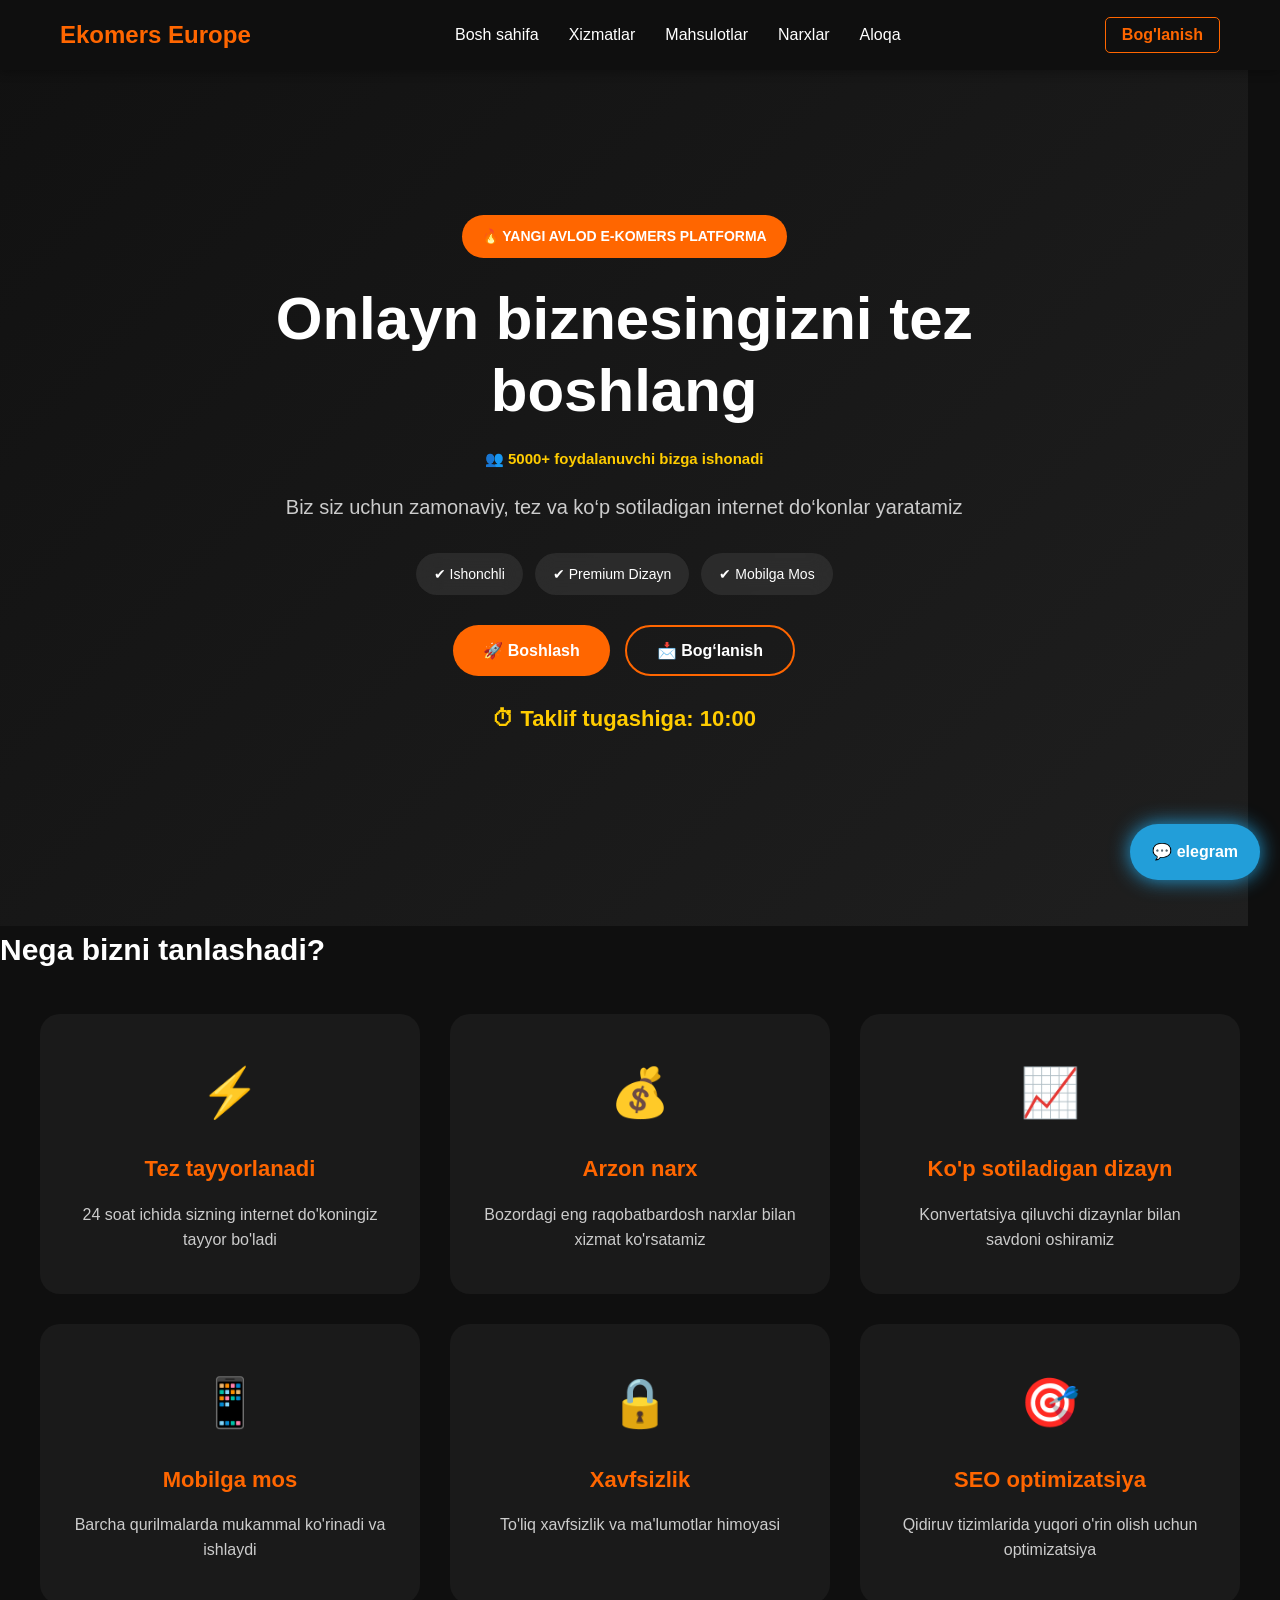
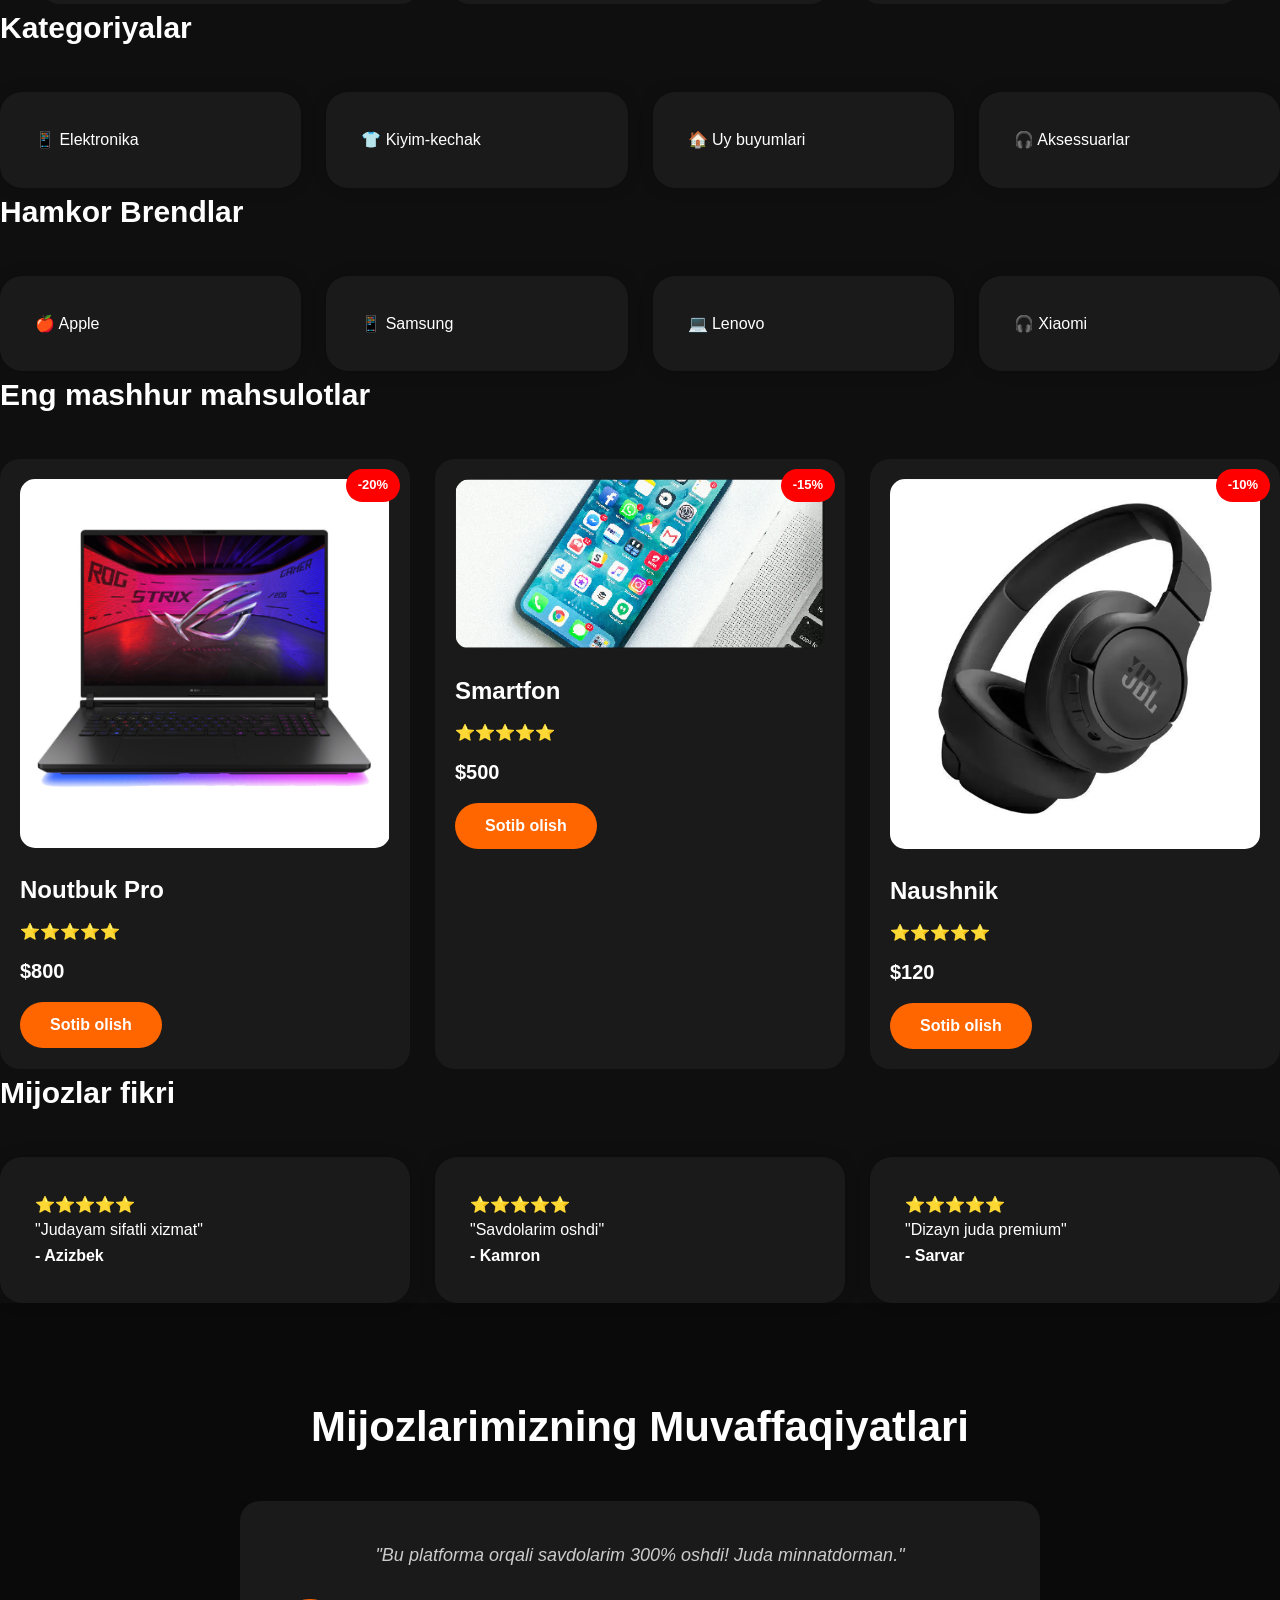
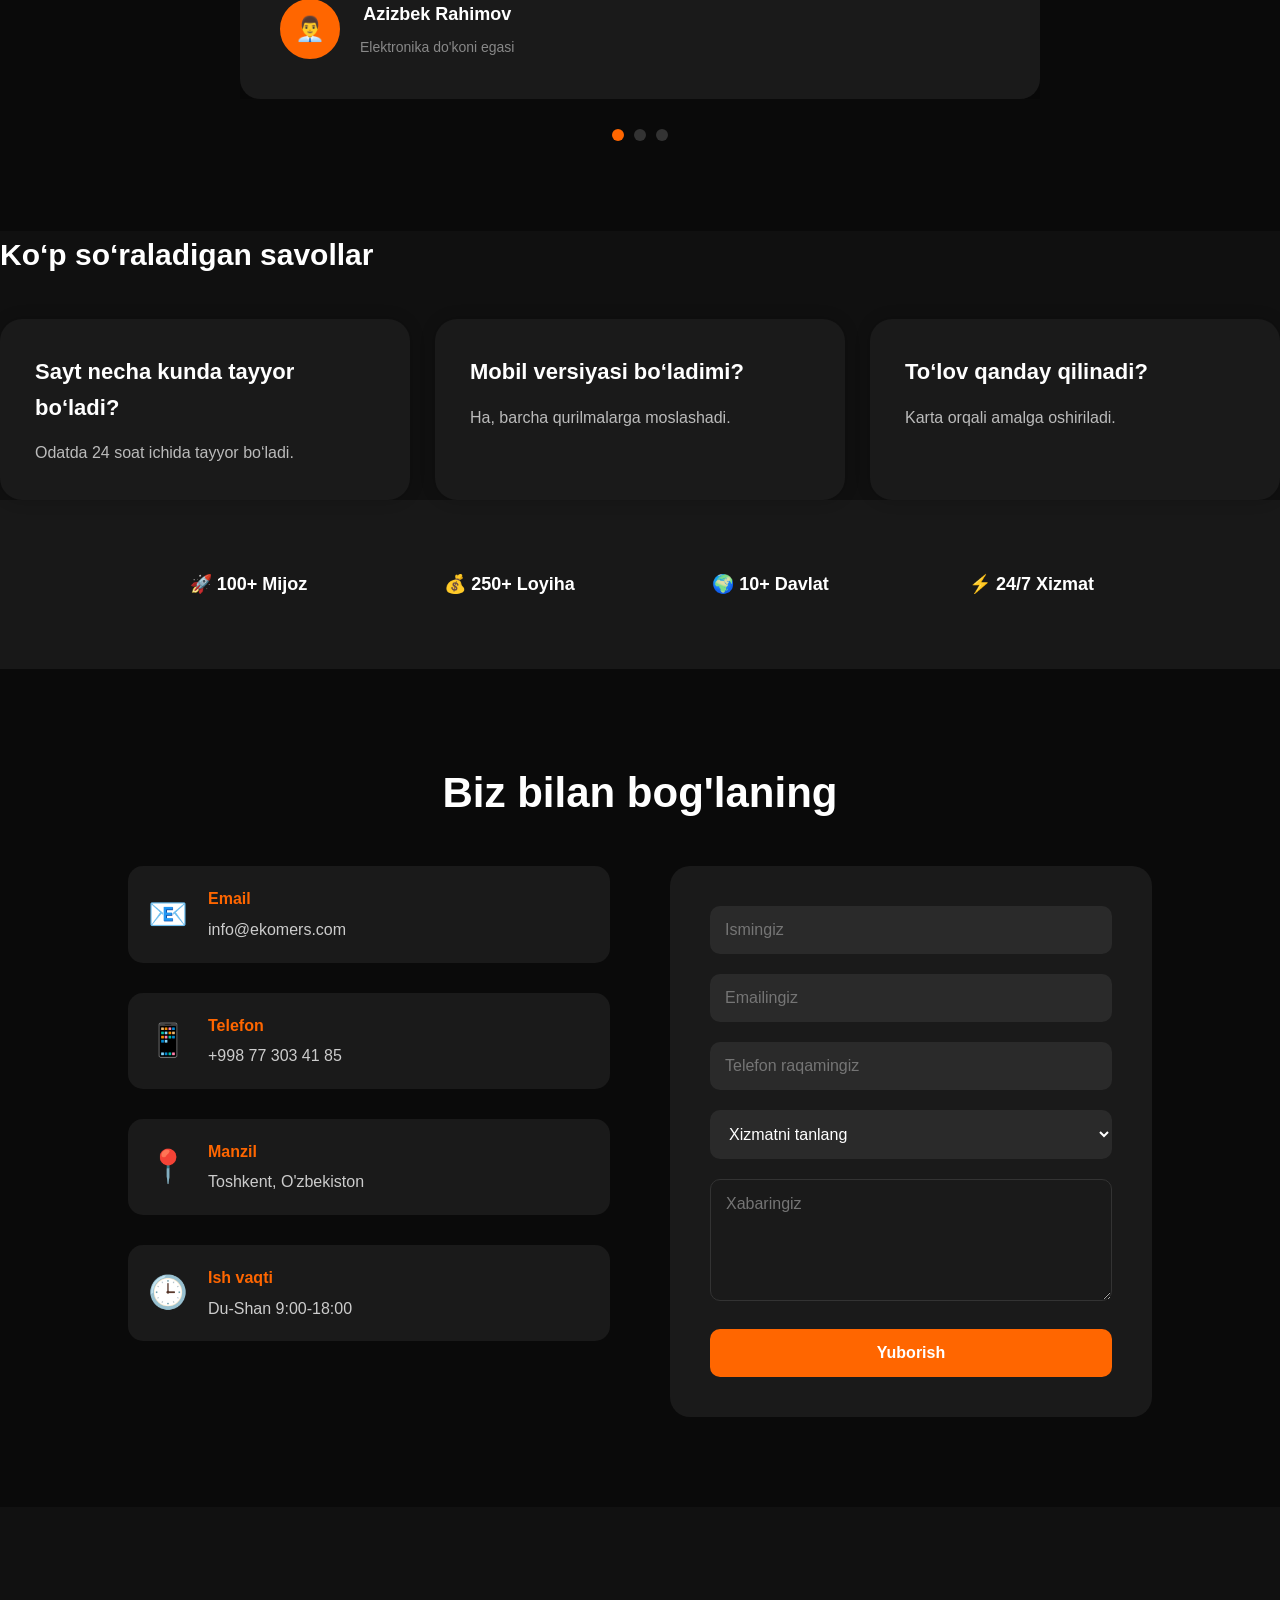
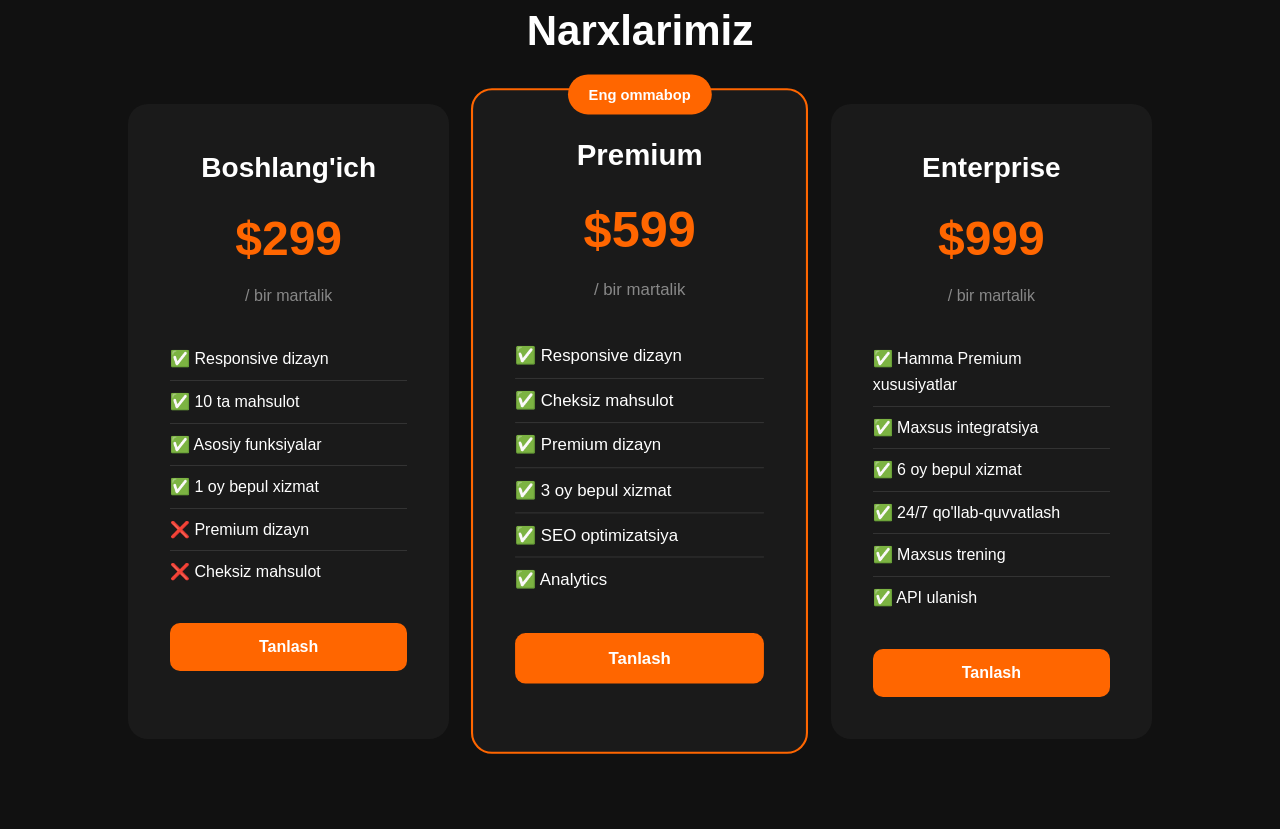
<file: index.html>
<!DOCTYPE html>
<html lang="uz">

<head>
  <meta charset="UTF-8">
  <meta name="viewport" content="width=device-width, initial-scale=1.0">
  <title>Ekomers Europe</title>

  <link rel="stylesheet" href="main.css">
</head>

<body>

  <!-- Navigation Header -->
  <header class="header">
    <div class="nav-container">
      <div class="logo">
        <h2>Ekomers Europe</h2>
      </div>
      <nav class="navigation">
        <ul>
          <li><a href="#hero">Bosh sahifa</a></li>
          <li><a href="#features">Xizmatlar</a></li>
          <li><a href="#products">Mahsulotlar</a></li>
          <li><a href="#pricing">Narxlar</a></li>
          <li><a href="#contact">Aloqa</a></li>
        </ul>
      </nav>
      <div class="nav-actions">
        <button class="login-btn" onclick="contact()">Bog'lanish</button>
      </div>
      <div class="mobile-menu-toggle" onclick="toggleMobileMenu()">
        <span></span>
        <span></span>
        <span></span>
      </div>
    </div>
  </header>

  <div class="topbar">
    ⚡ BUGUN MAXSUS CHEGIRMA - 24 SOATDA SAYT TAYYOR
    <span class="close-btn" onclick="closeTopbar()">×</span>
  </div>

  <section class="hero" id="hero">

    <div class="hero-content">

      <div class="badge">
        🔥 YANGI AVLOD E-KOMERS PLATFORMA
      </div>

      <h1>Onlayn biznesingizni tez boshlang</h1>

      <!-- QO‘SHILDI -->
      <div class="hero-users">
        👥 5000+ foydalanuvchi bizga ishonadi
      </div>

      <p>
        Biz siz uchun zamonaviy, tez va ko‘p sotiladigan internet do‘konlar yaratamiz
      </p>

      <div class="hero-badges">
        <span>✔ Ishonchli</span>
        <span>✔ Premium Dizayn</span>
        <span>✔ Mobilga Mos</span>
      </div>

      <div class="hero-actions">
        <button onclick="scrollDown()">🚀 Boshlash</button>

        <button class="outline" onclick="contact()">
          📩 Bog‘lanish
        </button>
      </div>

      <div class="countdown">
        ⏱ Taklif tugashiga:
        <span id="timer">10:00</span>
      </div>

    </div>

  </section>

  <section class="section" id="features">

    <h2>Nega bizni tanlashadi?</h2>

    <div class="features-grid">

      <div class="feature-card">
        <div class="feature-icon">⚡</div>
        <h3>Tez tayyorlanadi</h3>
        <p>24 soat ichida sizning internet do'koningiz tayyor bo'ladi</p>
      </div>

      <div class="feature-card">
        <div class="feature-icon">💰</div>
        <h3>Arzon narx</h3>
        <p>Bozordagi eng raqobatbardosh narxlar bilan xizmat ko'rsatamiz</p>
      </div>

      <div class="feature-card">
        <div class="feature-icon">📈</div>
        <h3>Ko'p sotiladigan dizayn</h3>
        <p>Konvertatsiya qiluvchi dizaynlar bilan savdoni oshiramiz</p>
      </div>

      <div class="feature-card">
        <div class="feature-icon">📱</div>
        <h3>Mobilga mos</h3>
        <p>Barcha qurilmalarda mukammal ko'rinadi va ishlaydi</p>
      </div>

      <div class="feature-card">
        <div class="feature-icon">🔒</div>
        <h3>Xavfsizlik</h3>
        <p>To'liq xavfsizlik va ma'lumotlar himoyasi</p>
      </div>

      <div class="feature-card">
        <div class="feature-icon">🎯</div>
        <h3>SEO optimizatsiya</h3>
        <p>Qidiruv tizimlarida yuqori o'rin olish uchun optimizatsiya</p>
      </div>

    </div>

  </section>

  <section class="section">

    <h2>Kategoriyalar</h2>

    <div class="grid">

      <div class="card">📱 Elektronika</div>
      <div class="card">👕 Kiyim-kechak</div>
      <div class="card">🏠 Uy buyumlari</div>
      <div class="card">🎧 Aksessuarlar</div>

    </div>

  </section>

  <!-- QO‘SHILDI -->
  <section class="brands">

    <h2>Hamkor Brendlar</h2>

    <div class="grid">

      <div class="card">🍎 Apple</div>
      <div class="card">📱 Samsung</div>
      <div class="card">💻 Lenovo</div>
      <div class="card">🎧 Xiaomi</div>

    </div>

  </section>

  <section class="section" id="products">

    <h2>Eng mashhur mahsulotlar</h2>

    <div class="grid">

      <div class="product">

        <div class="sale">-20%</div>

        <img src="1.png" alt="Noutbuk">

        <h3>Noutbuk Pro</h3>

        <div class="rating">
          ⭐⭐⭐⭐⭐
        </div>

        <p>$800</p>

        <button onclick="buy('Noutbuk Pro')">
          Sotib olish
        </button>

      </div>

      <div class="product">

        <div class="sale">-15%</div>

        <img src="2.png" alt="Smartfon">

        <h3>Smartfon</h3>

        <div class="rating">
          ⭐⭐⭐⭐⭐
        </div>

        <p>$500</p>

        <button onclick="buy('Smartfon')">
          Sotib olish
        </button>

      </div>

      <div class="product">

        <div class="sale">-10%</div>

        <img src="3.png" alt="Naushnik">

        <h3>Naushnik</h3>

        <div class="rating">
          ⭐⭐⭐⭐⭐
        </div>

        <p>$120</p>

        <button onclick="buy('Naushnik')">
          Sotib olish
        </button>

      </div>

    </div>

  </section>

  <section class="reviews">

    <h2>Mijozlar fikri</h2>

    <div class="grid">

      <div class="card">
        ⭐⭐⭐⭐⭐
        <p>"Judayam sifatli xizmat"</p>
        <strong>- Azizbek</strong>
      </div>

      <div class="card">
        ⭐⭐⭐⭐⭐
        <p>"Savdolarim oshdi"</p>
        <strong>- Kamron</strong>
      </div>

      <div class="card">
        ⭐⭐⭐⭐⭐
        <p>"Dizayn juda premium"</p>
        <strong>- Sarvar</strong>
      </div>

    </div>

  </section>

  <!-- QO‘SHILDI -->
  <section class="testimonials">

    <h2>Mijozlarimizning Muvaffaqiyatlari</h2>

    <div class="testimonial-slider">

      <div class="testimonial active">
        <div class="testimonial-content">
          <p>"Bu platforma orqali savdolarim 300% oshdi! Juda minnatdorman."</p>
          <div class="client-info">
            <div class="client-avatar">👨‍💼</div>
            <div>
              <strong>Azizbek Rahimov</strong>
              <span>Elektronika do'koni egasi</span>
            </div>
          </div>
        </div>
      </div>

      <div class="testimonial">
        <div class="testimonial-content">
          <p>"24 soat ichida saytim tayyor bo'ldi. Professional xizmat!"</p>
          <div class="client-info">
            <div class="client-avatar">👩‍💻</div>
            <div>
              <strong>Malika Karimova</strong>
              <span>Kiyim-kechak biznesi</span>
            </div>
          </div>
        </div>
      </div>

      <div class="testimonial">
        <div class="testimonial-content">
          <p>"Mobil versiyasi juda yaxshi ishlaydi. Mijozlarim xursand."</p>
          <div class="client-info">
            <div class="client-avatar">👨‍🔧</div>
            <div>
              <strong>Jamshid Aliyev</strong>
              <span>Uy buyumlari sotuvchisi</span>
            </div>
          </div>
        </div>
      </div>

    </div>

    <div class="slider-dots">
      <span class="dot active" onclick="showTestimonial(0)"></span>
      <span class="dot" onclick="showTestimonial(1)"></span>
      <span class="dot" onclick="showTestimonial(2)"></span>
    </div>

  </section>

  <!-- QO‘SHILDI -->
  <section class="faq" id="faq">

    <h2>Ko‘p so‘raladigan savollar</h2>

    <div class="grid">

      <div class="card">
        <h3>Sayt necha kunda tayyor bo‘ladi?</h3>
        <p>Odatda 24 soat ichida tayyor bo‘ladi.</p>
      </div>

      <div class="card">
        <h3>Mobil versiyasi bo‘ladimi?</h3>
        <p>Ha, barcha qurilmalarga moslashadi.</p>
      </div>

      <div class="card">
        <h3>To‘lov qanday qilinadi?</h3>
        <p>Karta orqali amalga oshiriladi.</p>
      </div>

    </div>

  </section>

  <section class="stats">

    <div>🚀 100+ Mijoz</div>
    <div>💰 250+ Loyiha</div>
    <div>🌍 10+ Davlat</div>
    <div>⚡ 24/7 Xizmat</div>

  </section>

  <!-- Contact Section -->
  <section class="contact" id="contact">

    <h2>Biz bilan bog'laning</h2>

    <div class="contact-container">

      <div class="contact-info">
        <div class="contact-item">
          <div class="contact-icon">📧</div>
          <div>
            <h4>Email</h4>
            <p>info@ekomers.com</p>
          </div>
        </div>
        <div class="contact-item">
          <div class="contact-icon">📱</div>
          <div>
            <h4>Telefon</h4>
            <p>+998 77 303 41 85</p>
          </div>
        </div>
        <div class="contact-item">
          <div class="contact-icon">📍</div>
          <div>
            <h4>Manzil</h4>
            <p>Toshkent, O'zbekiston</p>
          </div>
        </div>
        <div class="contact-item">
          <div class="contact-icon">🕒</div>
          <div>
            <h4>Ish vaqti</h4>
            <p>Du-Shan 9:00-18:00</p>
          </div>
        </div>
      </div>

      <div class="contact-form">
        <form onsubmit="submitContactForm(event)">
          <div class="form-group">
            <input type="text" id="name" placeholder="Ismingiz" required>
          </div>
          <div class="form-group">
            <input type="email" id="email" placeholder="Emailingiz" required>
          </div>
          <div class="form-group">
            <input type="tel" id="phone" placeholder="Telefon raqamingiz" required>
          </div>
          <div class="form-group">
            <select id="service" required>
              <option value="">Xizmatni tanlang</option>
              <option value="website">Veb-sayt yaratish</option>
              <option value="ecommerce">Elektron tijorat</option>
              <option value="consultation">Maslahat</option>
              <option value="other">Boshqa</option>
            </select>
          </div>
          <div class="form-group">
            <textarea id="message" placeholder="Xabaringiz" rows="5" required></textarea>
          </div>
          <button type="submit" class="submit-btn">Yuborish</button>
        </form>
      </div>

    </div>

  </section>

  <!-- QO‘SHILDI -->
  <section class="pricing" id="pricing">

    <h2>Narxlarimiz</h2>

    <div class="pricing-grid">

      <div class="pricing-card">
        <div class="pricing-header">
          <h3>Boshlang'ich</h3>
          <div class="price">$299</div>
          <span class="period">/ bir martalik</span>
        </div>
        <ul class="features">
          <li>✅ Responsive dizayn</li>
          <li>✅ 10 ta mahsulot</li>
          <li>✅ Asosiy funksiyalar</li>
          <li>✅ 1 oy bepul xizmat</li>
          <li>❌ Premium dizayn</li>
          <li>❌ Cheksiz mahsulot</li>
        </ul>
        <button onclick="selectPlan('Boshlang\'ich')">Tanlash</button>
      </div>

      <div class="pricing-card popular">
        <div class="popular-badge">Eng ommabop</div>
        <div class="pricing-header">
          <h3>Premium</h3>
          <div class="price">$599</div>
          <span class="period">/ bir martalik</span>
        </div>
        <ul class="features">
          <li>✅ Responsive dizayn</li>
          <li>✅ Cheksiz mahsulot</li>
          <li>✅ Premium dizayn</li>
          <li>✅ 3 oy bepul xizmat</li>
          <li>✅ SEO optimizatsiya</li>
          <li>✅ Analytics</li>
        </ul>
        <button onclick="selectPlan('Premium')">Tanlash</button>
      </div>

      <div class="pricing-card">
        <div class="pricing-header">
          <h3>Enterprise</h3>
          <div class="price">$999</div>
          <span class="period">/ bir martalik</span>
        </div>
        <ul class="features">
          <li>✅ Hamma Premium xususiyatlar</li>
          <li>✅ Maxsus integratsiya</li>
          <li>✅ 6 oy bepul xizmat</li>
          <li>✅ 24/7 qo'llab-quvvatlash</li>
          <li>✅ Maxsus trening</li>
          <li>✅ API ulanish</li>
        </ul>
        <button onclick="selectPlan('Enterprise')">Tanlash</button>
      </div>

    </div>

  </section>


  </section>

  <a href="#" class="telegram-btn">
    💬 elegram
  </a>

  <!-- QO‘SHILDI -->
  <button id="topBtn" onclick="topFunction()">
    ↑
  </button>

  <script src="script.js"></script>

</body>

</html>
</file>
<file: main.css>
*{
margin:0;
padding:0;
box-sizing:border-box;
font-family:Arial, sans-serif;
scroll-behavior:smooth;
}

body{
background:#0f0f0f;
color:white;
line-height:1.6;
}

/* HEADER */

.header{
position:fixed;
top:0;
left:0;
width:100%;
background:#0f0f0f;
z-index:1000;
box-shadow:0 2px 10px rgba(0,0,0,0.3);
transition:0.3s;
}

.nav-container{
max-width:1200px;
margin:0 auto;
padding:0 20px;
display:flex;
justify-content:space-between;
align-items:center;
height:70px;
}

.logo h2{
color:#ff6600;
margin:0;
font-size:24px;
}

.navigation ul{
display:flex;
list-style:none;
margin:0;
padding:0;
gap:30px;
}

.navigation a{
color:white;
text-decoration:none;
font-weight:500;
transition:0.3s;
}

.navigation a:hover{
color:#ff6600;
}

.nav-actions{
display:flex;
gap:15px;
align-items:center;
}

.login-btn{
background:transparent;
border:1px solid #ff6600;
color:#ff6600;
padding:8px 16px;
border-radius:5px;
cursor:pointer;
transition:0.3s;
}

.login-btn:hover{
background:#ff6600;
color:white;
}

.mobile-menu-toggle{
display:none;
flex-direction:column;
cursor:pointer;
}

.mobile-menu-toggle span{
width:25px;
height:3px;
background:white;
margin:3px 0;
transition:0.3s;
}

/* TOPBAR CLOSE BUTTON */

.close-btn{
float:right;
cursor:pointer;
font-size:20px;
font-weight:bold;
margin-left:20px;
}

.close-btn:hover{
color:#ffcc00;
}

/* HERO */

.hero{
height:100vh;
display:flex;
justify-content:center;
align-items:center;
text-align:center;
padding:20px;
background:linear-gradient(135deg,#111,#1f1f1f);
}

.hero-content{
max-width:750px;
}

.badge{
display:inline-block;
padding:10px 20px;
background:#ff6600;
border-radius:40px;
font-size:14px;
font-weight:bold;
margin-bottom:25px;
}

.hero h1{
font-size:60px;
margin-bottom:20px;
line-height:1.2;
}

.hero-users{
margin-bottom:20px;
font-size:18px;
color:#ffcc00;
font-weight:bold;
}

.hero p{
font-size:20px;
color:#ccc;
margin-bottom:30px;
}

.hero-badges{
display:flex;
justify-content:center;
gap:12px;
flex-wrap:wrap;
margin-bottom:30px;
}

.hero-badges span{
background:#ffffff15;
padding:10px 18px;
border-radius:30px;
font-size:14px;
backdrop-filter:blur(10px);
}

.hero-actions{
display:flex;
justify-content:center;
gap:15px;
flex-wrap:wrap;
margin-bottom:25px;
}

button{
padding:14px 30px;
border:none;
border-radius:40px;
background:#ff6600;
color:white;
font-size:16px;
cursor:pointer;
transition:0.3s;
font-weight:bold;
}

button:hover{
transform:translateY(-3px);
}

.outline{
background:transparent;
border:2px solid #ff6600;
}

.countdown{
font-size:22px;
font-weight:bold;
color:#ffcc00;
}

/* FEATURES GRID */

.features-grid{
display:grid;
grid-template-columns:repeat(auto-fit,minmax(280px,1fr));
gap:30px;
max-width:1200px;
margin:0 auto;
}

.feature-card{
background:#1a1a1a;
padding:40px 30px;
border-radius:20px;
text-align:center;
transition:0.3s;
border:1px solid transparent;
}

.feature-card:hover{
transform:translateY(-10px);
border-color:#ff6600;
box-shadow:0 10px 30px rgba(255,102,0,0.2);
}

.feature-icon{
font-size:48px;
margin-bottom:20px;
}

.feature-card h3{
font-size:22px;
margin-bottom:15px;
color:#ff6600;
}

.feature-card p{
color:#ccc;
line-height:1.6;
}

.section h2,
.reviews h2,
.faq h2,
.brands h2{
font-size:42px;
margin-bottom:40px;
}

/* GRID */

.grid{
display:grid;
grid-template-columns:repeat(auto-fit,minmax(240px,1fr));
gap:25px;
}

/* CARD */

.card{
background:#1a1a1a;
padding:35px;
border-radius:22px;
transition:0.3s;
box-shadow:0 0 15px rgba(0,0,0,0.2);
}

.card:hover{
transform:translateY(-8px);
background:#202020;
}

/* PRODUCTS */

.product{
background:#1a1a1a;
padding:20px;
border-radius:20px;
position:relative;
overflow:hidden;
transition:0.3s;
}

.product:hover{
transform:translateY(-10px) scale(1.03);
}

.product img{
width:100%;
border-radius:15px;
margin-bottom:15px;
}

.product h3{
margin-bottom:10px;
font-size:24px;
}

.rating{
margin-bottom:10px;
}

.product p{
font-size:20px;
margin-bottom:15px;
font-weight:bold;
}

.sale{
position:absolute;
top:10px;
right:10px;
background:red;
padding:6px 12px;
border-radius:20px;
font-size:13px;
font-weight:bold;
}

/* TESTIMONIALS */

.testimonials{
background:#0a0a0a;
padding:90px 10%;
text-align:center;
}

.testimonials h2{
font-size:42px;
margin-bottom:40px;
}

.testimonial-slider{
position:relative;
max-width:800px;
margin:0 auto;
overflow:hidden;
}

.testimonial{
display:none;
opacity:0;
transition:0.5s;
}

.testimonial.active{
display:block;
opacity:1;
}

.testimonial-content{
background:#1a1a1a;
padding:40px;
border-radius:20px;
box-shadow:0 10px 30px rgba(0,0,0,0.3);
}

.testimonial-content p{
font-size:18px;
margin-bottom:30px;
font-style:italic;
color:#ccc;
}

.client-info{
display:flex;
align-items:center;
gap:20px;
}

.client-avatar{
width:60px;
height:60px;
border-radius:50%;
background:#ff6600;
display:flex;
align-items:center;
justify-content:center;
font-size:24px;
border:3px solid #ff6600;
}

.client-info strong{
display:block;
font-size:18px;
margin-bottom:5px;
}

.client-info span{
color:#888;
font-size:14px;
}

.slider-dots{
display:flex;
justify-content:center;
gap:10px;
margin-top:30px;
}

.dot{
width:12px;
height:12px;
border-radius:50%;
background:#333;
cursor:pointer;
transition:0.3s;
}

.dot.active{
background:#ff6600;
}

/* FAQ */

.faq{
background:#101010;
}

.faq .card h3{
margin-bottom:15px;
font-size:22px;
}

.faq .card p{
color:#bbb;
}

/* STATS */

.stats{
display:grid;
grid-template-columns:repeat(auto-fit,minmax(200px,1fr));
gap:20px;
padding:70px 10%;
background:#181818;
text-align:center;
font-size:24px;
font-weight:bold;
}

/* PRICING */

.pricing{
padding:90px 10%;
text-align:center;
background:#111;
}

.pricing h2{
font-size:42px;
margin-bottom:40px;
}

.pricing-grid{
display:grid;
grid-template-columns:repeat(auto-fit,minmax(300px,1fr));
gap:30px;
max-width:1200px;
margin:0 auto;
}

.pricing-card{
background:#1a1a1a;
padding:40px;
border-radius:20px;
transition:0.3s;
position:relative;
border:2px solid transparent;
}

.pricing-card:hover{
transform:translateY(-10px);
box-shadow:0 20px 40px rgba(0,0,0,0.3);
}

.pricing-card.popular{
border-color:#ff6600;
transform:scale(1.05);
}

.popular-badge{
position:absolute;
top:-15px;
left:50%;
transform:translateX(-50%);
background:#ff6600;
color:white;
padding:8px 20px;
border-radius:20px;
font-size:14px;
font-weight:bold;
}

.pricing-header{
margin-bottom:30px;
}

.pricing-header h3{
font-size:28px;
margin-bottom:10px;
}

.price{
font-size:48px;
font-weight:bold;
color:#ff6600;
margin-bottom:5px;
}

.period{
color:#888;
font-size:16px;
}

.features{
list-style:none;
text-align:left;
margin-bottom:30px;
}

.features li{
padding:8px 0;
border-bottom:1px solid #333;
}

.features li:last-child{
border-bottom:none;
}

.pricing-card button{
width:100%;
padding:15px;
background:#ff6600;
color:white;
border:none;
border-radius:10px;
font-size:16px;
font-weight:bold;
cursor:pointer;
transition:0.3s;
}

.pricing-card button:hover{
background:#e55a00;
transform:translateY(-2px);
}

/* CONTACT */

.contact{
padding:90px 10%;
background:#0a0a0a;
}

.contact h2{
font-size:42px;
margin-bottom:40px;
text-align:center;
}

.contact-container{
display:grid;
grid-template-columns:1fr 1fr;
gap:60px;
max-width:1200px;
margin:0 auto;
}

.contact-info{
display:flex;
flex-direction:column;
gap:30px;
}

.contact-item{
display:flex;
align-items:center;
gap:20px;
padding:20px;
background:#1a1a1a;
border-radius:15px;
transition:0.3s;
}

.contact-item:hover{
transform:translateY(-5px);
background:#202020;
}

.contact-icon{
font-size:32px;
}

.contact-item h4{
margin-bottom:5px;
color:#ff6600;
}

.contact-item p{
margin:0;
color:#ccc;
}

.contact-form{
background:#1a1a1a;
padding:40px;
border-radius:20px;
}

.form-group{
margin-bottom:20px;
}

.form-group input,
.form-group select,
.form-group textarea{
width:100%;
padding:15px;
border:none;
border-radius:10px;
background:#2a2a2a;
color:white;
font-size:16px;
outline:none;
transition:0.3s;
}

.form-group input:focus,
.form-group select:focus,
.form-group textarea:focus{
background:#333;
border:1px solid #ff6600;
}

.form-group textarea{
background:#1a1a1a;
resize:vertical;
min-height:120px;
border:1px solid #333;
}

.submit-btn{
width:100%;
padding:15px;
background:#ff6600;
color:white;
border:none;
border-radius:10px;
font-size:16px;
font-weight:bold;
cursor:pointer;
transition:0.3s;
}

.submit-btn:hover{
background:#e55a00;
transform:translateY(-2px);
}

/* FOOTER */

footer{
padding:40px;
background:#111;
text-align:center;
color:#aaa;
}

/* TELEGRAM BUTTON */

.telegram-btn{
position:fixed;
right:20px;
bottom:20px;
background:#229ED9;
color:white;
padding:15px 22px;
border-radius:50px;
text-decoration:none;
font-weight:bold;
box-shadow:0 0 20px #229ED9;
z-index:999;
}

/* TOP BUTTON */

#topBtn{
position:fixed;
bottom:90px;
right:20px;
width:55px;
height:55px;
border:none;
border-radius:50%;
background:#ff6600;
color:white;
font-size:22px;
cursor:pointer;
display:none;
box-shadow:0 0 20px #ff6600;
z-index:999;
}

#topBtn:hover{
transform:scale(1.1);
}

.navigation.active ul{
display:flex;
flex-direction:column;
position:absolute;
top:70px;
left:0;
right:0;
background:#0f0f0f;
padding:20px;
border-top:1px solid #333;
}

.navigation.active a{
padding:10px 0;
border-bottom:1px solid #333;
}

/* IMPROVED MOBILE */

@media(max-width:768px){

.hero h1{
font-size:32px;
}

.hero p{
font-size:16px;
}

.grid{
grid-template-columns:1fr;
gap:20px;
}

.card{
padding:25px;
}

.pricing-grid{
grid-template-columns:1fr;
}

.pricing-card.popular{
transform:scale(1);
margin:20px 0;
}

.testimonial-content{
padding:30px;
}

.client-info{
flex-direction:column;
text-align:center;
gap:15px;
}

.form{
flex-direction:column;
align-items:center;
}

input{
width:280px;
}

.hero-actions{
flex-direction:column;
align-items:center;
}

.hero-badges{
flex-direction:column;
align-items:center;
gap:10px;
}

.stats{
grid-template-columns:repeat(2,1fr);
font-size:18px;
padding:50px 5%;
}

.contact-container{
flex-direction:column;
gap:40px;
}

.contact-info{
text-align:center;
}

}

.hero-users{
font-size:15px;
}

.section h2,
.reviews h2,
.faq h2,
.brands h2{
font-size:30px;
}

.stats{
font-size:18px;
}

input{
width:100%;
}
</file>
